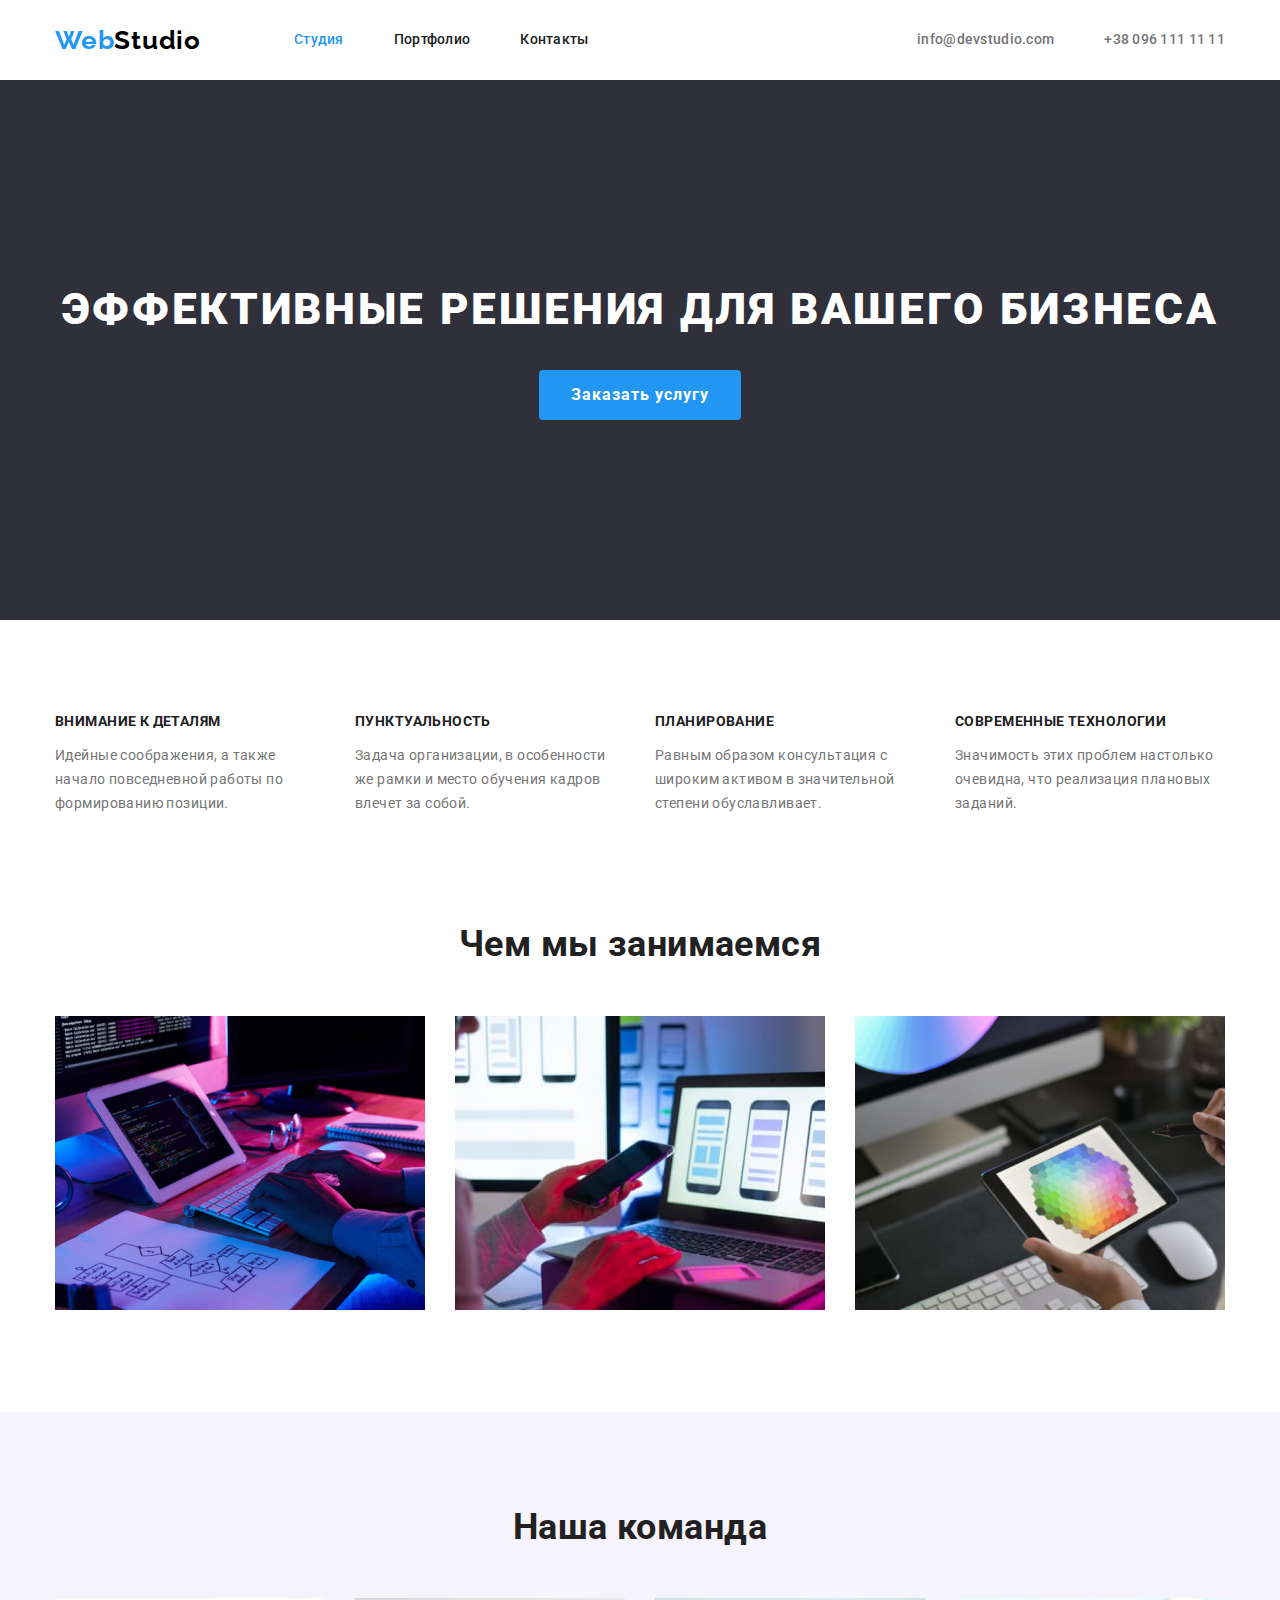
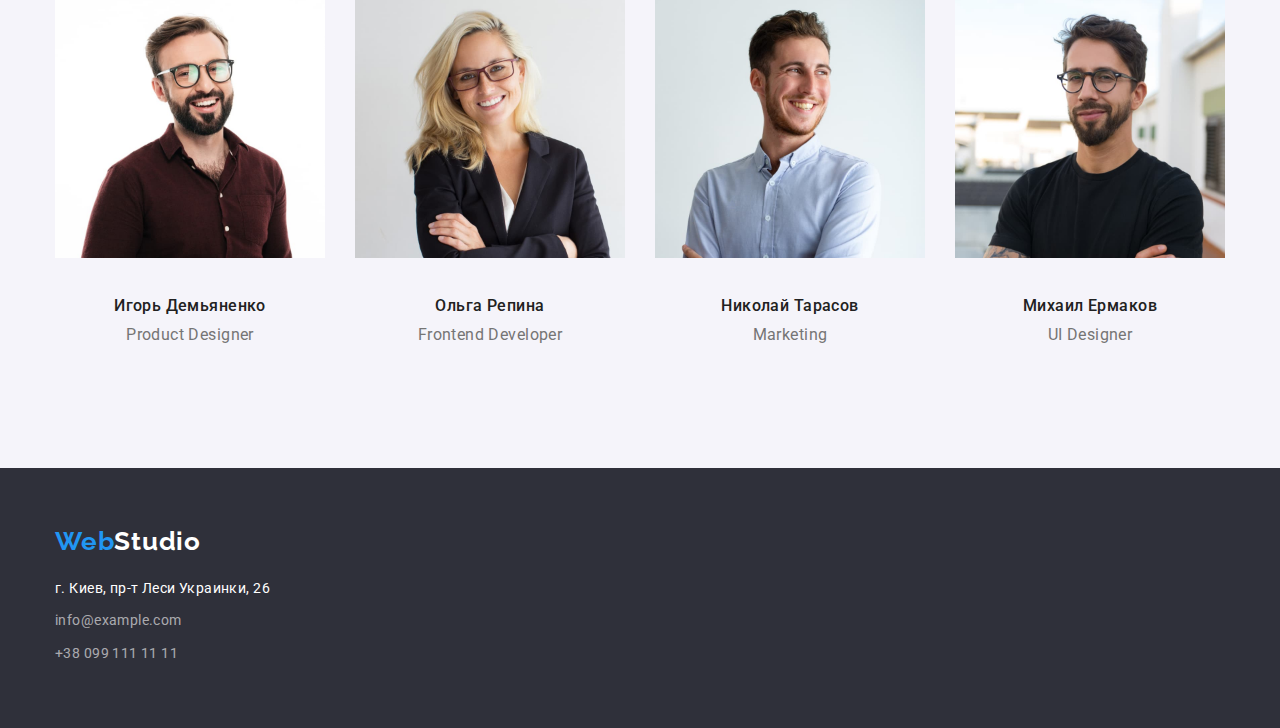
<file: index.html>
<!DOCTYPE html>
<html lang="ru">

<head>
    <meta charset="UTF-8">
    <meta name="viewport" content="width=device-width, initial-scale=1.0">
    <title>WebStudio</title>
    <link rel="stylesheet" href="https://cdnjs.cloudflare.com/ajax/libs/modern-normalize/1.0.0/modern-normalize.min.css"/>
    <link rel="stylesheet" href="./css/styles.css"/>
    <link rel="preconnect" href="https://fonts.gstatic.com"/>
    <link href="https://fonts.googleapis.com/css2?family=Raleway:wght@700&family=Roboto:wght@400;500;700;900&display=swap"
        rel="stylesheet"/>
</head>

<body>
    <header>
        <div class="container header-nav">
            <!--навигация-->
            <nav class="nav">
                <a class="logo" href="./index.html"><span class="logo-accent">Web</span>Studio</a>
                <ul class="list nav-list">
                    <li class="item"><a class="nav-link current" href="./index.html">Студия</a></li>
                    <li class="item"><a class="nav-link" href="./portfolio.html">Портфолио</a></li>
                    <li class="item"><a class="nav-link" href="">Контакты</a></li>
                </ul>
            </nav>
            
            <ul class="list header-contact">
                <li class="item"><a class="header-link" href="mailto:info@devstudio.com">info@devstudio.com</a></li>
                <li class="item"><a class="header-link" href="tel:+380961111111">+38 096 111 11 11</a></li>
            </ul>
        </div>
    </header>

    <main>
        <!--не забудь вставить фон фото-->
        <section class="hero">
            <h1 class="hero-title">Эффективные решения для вашего бизнеса</h1>
            <button class="hero-button" type="button">Заказать услугу</button>
        </section>

        <!--секция наши особенности-->
        <section class="features">
            <div class="container">
                <h2 class="visually-hidden">Наши особенности</h2>
                <ul class="list features-list">
                    <li class="item">
                        <h3 class="subtitle titlecolor">Внимание к деталям</h3>
                        <p>Идейные соображения, а также начало повседневной работы по формированию позиции.</p>
                    </li>
                
                    <li class="item">
                        <h3 class="subtitle titlecolor">Пунктуальность</h3>
                        <p>Задача организации, в особенности же рамки и место обучения кадров влечет за собой.</p>
                    </li>
                
                    <li class="item">
                        <h3 class="subtitle titlecolor">Планирование</h3>
                        <p>Равным образом консультация с широким активом в значительной степени обуславливает.</p>
                    </li>
                
                    <li class="item">
                        <h3 class="subtitle titlecolor">Современные технологии</h3>
                        <p>Значимость этих проблем настолько очевидна, что реализация плановых заданий.</p>
                    </li>
                </ul>
            </div>
        </section>

        <!--секция Чем мы занимаемся-->
        <section class="services">
            <div class="container">
                <h2 class="section-title titlecolor">Чем мы занимаемся</h2>
                <ul class="list services-list">
                    <li class="item">
                        <a href="">
                            <img src="./images/box-1.png"
                                 alt="На мониторе исходный код программы, которую набирает на клавиатуре програмист. На столе возле клавиатуры лист бумаги с алгоритмом"
                                 width="370" height="294"/>
                        </a>
                    </li>
                
                    <li class="item">
                        <a href="">
                            <img src="./images/box-2.png"
                                 alt="Смартфон в руке человека, который сидит перед ноутбуком. На экране ноутбука три смартфона. "
                                 width="370" height="294"/>
                        </a>
                    </li>
                
                    <li class="item">
                        <a href="">
                            <img src="./images/box-3.png" alt="В руке человека планшет, на экране которого изображена цветовая плитра"
                                 width="370" height="294"/>
                        </a>
                    </li>
                </ul>
            </div>
        </section>

        <!--секция Наша команда-->
        <section class="section">
            <div class="container">
                <h2 class="section-title titlecolor">Наша команда</h2>
                <ul class="list team">
                    <li class="item">
                        <img class="team-photo" src="./images/foto-igor-demyanenko.jpg" alt="портрет Игоря Демьяненко" width="270"/>
                        <h3 class="section-subtitle titlecolor section-text">Игорь Демьяненко</h3>
                        <p class="section-text text">Product Designer</p>
                    </li>
                    <li class="item">
                        <img class="team-photo" src="./images/foto-olga-repina.jpg" alt="портрет Ольги Репиной" width="270"/>
                        <h3 class="section-subtitle titlecolor section-text">Ольга Репина</h3>
                        <p class="section-text text">Frontend Developer</p>
                    </li>
                    <li class="item">
                        <img class="team-photo" src="./images/foto-nikolay-tarasov.jpg" alt="портрет Николая Тарасова" width="270"/>
                        <h3 class="section-subtitle titlecolor section-text">Николай Тарасов</h3>
                        <p class="section-text text">Marketing</p>
                    </li>
                    <li class="item">
                        <img class="team-photo" src="./images/foto-mikhail-yermakov.jpg" alt="портрет Михаила Ермакова" width="270"/>
                        <h3 class="section-subtitle titlecolor section-text">Михаил Ермаков</h3>
                        <p class="section-text text">UI Designer</p>
                    </li>
                </ul>
            </div>
        </section>
    </main>

    <footer class="footer">
        <div class="container">
            <a class="logo" href="./index.html"><span class="logo-accent">Web</span>Studio</a>
            <p class="postaddress">г. Киев, пр-т Леси Украинки, 26</p>
            <a class="footer-link link" href="mailto:info@example.com">info@example.com</a>
            <a class="footer-link" href="tel:380991111111">+38 099 111 11 11</a>
        </div>
    </footer>
</body>

</html>
</file>
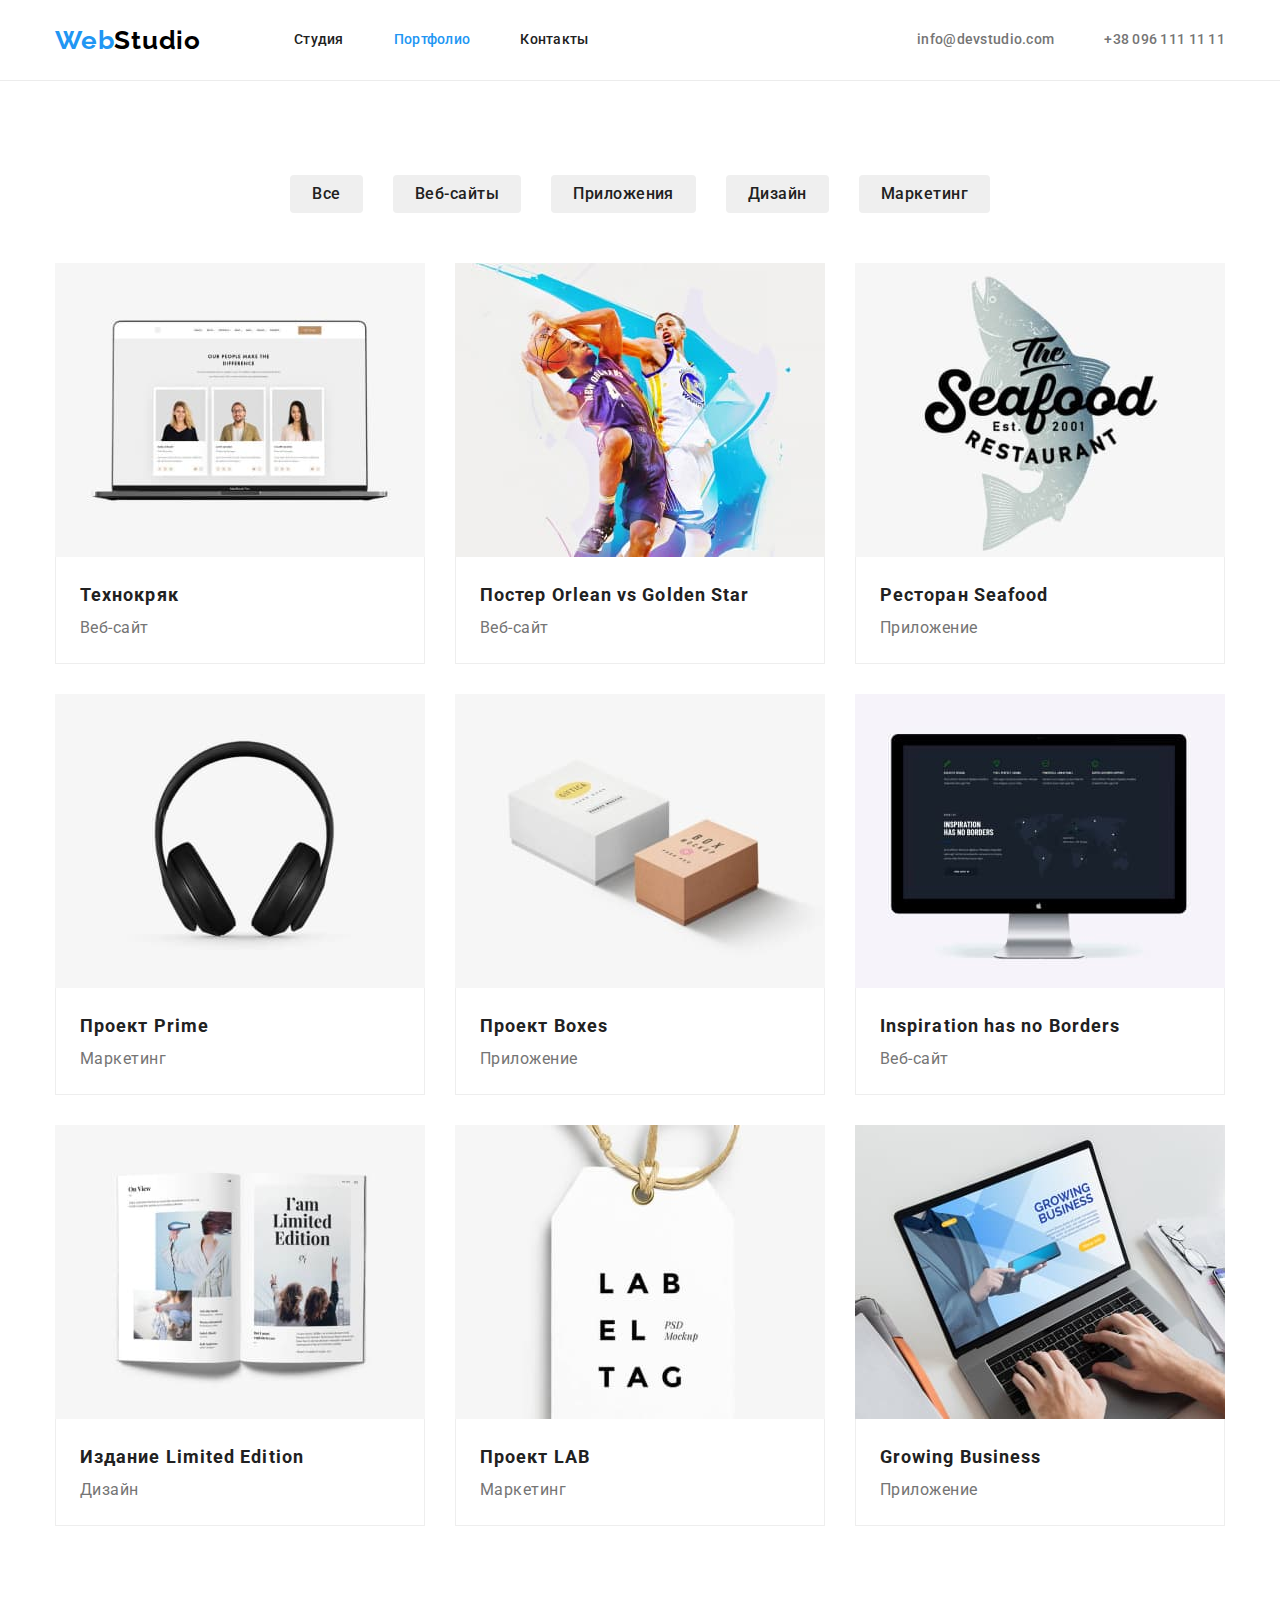
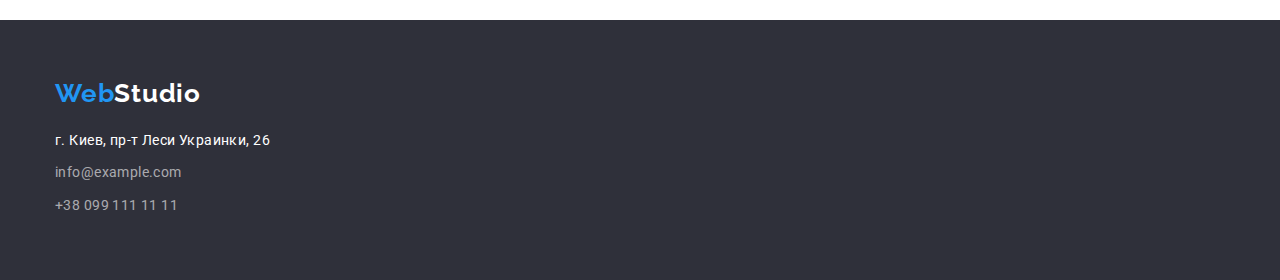
<file: portfolio.html>
<!DOCTYPE html>
<html lang="ru">

<head>
    <meta charset="UTF-8">
    <meta name="viewport" content="width=device-width, initial-scale=1.0">
    <title>Наше портфолио</title>
    <link rel="stylesheet"
        href="https://cdnjs.cloudflare.com/ajax/libs/modern-normalize/1.0.0/modern-normalize.min.css" />
    <link rel="preconnect" href="https://fonts.gstatic.com" />
    <link
        href="https://fonts.googleapis.com/css2?family=Raleway:wght@700&family=Roboto:wght@400;500;700;900&display=swap"
        rel="stylesheet" />
    <link rel="stylesheet" href="./css/styles.css" />
</head>

<body>
    <!--верхнее меню-->
    <header class="header">
        <div class="container header-nav">
            <!--навигация-->
            <nav class="nav">
                <a class="logo" href="./index.html"><span class="logo-accent">Web</span>Studio</a>
                <ul class="list nav-list">
                    <li class="item"><a class="nav-link" href="./index.html">Студия</a></li>
                    <li class="item"><a class="nav-link current" href="./portfolio.html">Портфолио</a></li>
                    <li class="item"><a class="nav-link" href="">Контакты</a></li>
                </ul>
            </nav>

            <ul class="list header-contact">
                <li class="item"><a class="header-link" href="mailto:info@devstudio.com">info@devstudio.com</a></li>
                <li class="item"><a class="header-link" href="tel:+380961111111">+38 096 111 11 11</a></li>
            </ul>
        </div>
    </header>

    <main class="portfolio">
        <!--секция Примеры наших работ-->
        <section class="section-portfolio">
            <div class="container">
                <h1 class="visually-hidden">Примеры наших проектов</h1>
                <ul class="list list-button">
                    <li class="item"><button class="portfolio-button" type="button">Все</button></li>
                    <li class="item"><button class="portfolio-button" type="button">Веб-сайты</button></li>
                    <li class="item"><button class="portfolio-button" type="button">Приложения</button></li>
                    <li class="item"><button class="portfolio-button" type="button">Дизайн</button></li>
                    <li class="item"><button class="portfolio-button" type="button">Маркетинг</button></li>
                </ul>

                <ul class="list list-img">
                    <li class="item">
                        <a href="#">
                            <img class="img" src="./images/foto-technocryk.jpg" alt="Ноутбук с изображением веб-сайта на экране" />
                            <div class="list-container">
                                <h2 class="title">Технокряк</h2>
                                <p class="text">Веб-сайт</p>
                            </div>
                        </a>
                    </li>

                    <li class="item">
                        <a href="#">
                            <img class="img" src="./images/foto-poster-neworlean.jpg" alt="Два баскетболиста в прыжке, один из которых держит мяч в руках" width="370" height="294" />
                            <div class="list-container">
                                <h2 class="title">Постер <span lang="en">Orlean vs Golden Star</span></h2>
                                <p class="text">Веб-сайт</p>
                            </div>
                        </a>
                    </li>

                    <li class="item">
                        <a href="#">
                            <img class="img" src="./images/foto-restaurant-sea-food.jpg" alt="Название ресторана с изображением рыбы на заднем плане" width="370" height="294" />
                            <div class="list-container">
                                <h2 class="title">Ресторан <span lang="en">Seafood</span></h2>
                                <p class="text">Приложение</p>
                            </div>
                        </a>
                    </li>

                    <li class="item">
                        <a href="#">
                            <img class="img" src="./images/foto-project-prime.jpg" alt="Наушники на светло-сером фоне" width="370" height="294" />
                            <div class="list-container">
                                <h2 class="title">Проект <span lang="en">Prime</span></h2>
                                <p class="text">Маркетинг</p>
                            </div>
                        </a>
                    </li>

                    <li class="item">
                        <a href="#">
                            <img class="img" src="./images/foto-project-boxes.jpg" alt="Две коробочки" width="370" height="294" />
                            <div class="list-container">
                                <h2 class="title">Проект <span lang="en">Boxes</span></h2>
                                <p class="text">Приложение</p>
                            </div>
                        </a>
                    </li>

                    <li class="item">
                        <a href="#">
                            <img class="img" src="./images/foto-inspiration-has-no-borders.jpg" alt="Монитор с изображением веб-сайта" width="370" height="294" />
                            <div class="list-container">
                                <h2 class="title" lang="en">Inspiration has no Borders</h2>
                                <p class="text">Веб-сайт</p>
                            </div>
                        </a>
                    </li>

                    <li class="item">
                        <a href="#">
                            <img class="img" src="./images/foto-limited-edition.jpg" alt="Развернутый журнал" width="370" height="294" />
                            <div class="list-container">
                                <h2 class="title">Издание <span lang="en">Limited Edition</span></h2>
                                <p class="text">Дизайн</p>
                            </div>
                        </a>
                    </li>

                    <li class="item">
                        <a href="#">
                            <img class="img" src="./images/foto-project-lab.jpg" alt="Белый ярлык с надписью LAB EL TAG" width="370" height="294" />
                            <div class="list-container">
                                <h2 class="title">Проект <span lang="en">LAB</span></h2>
                                <p class="text">Маркетинг</p>
                            </div>
                        </a>
                    </li>

                    <li class="item">
                        <a href="#">
                            <img class="img" src="./images/foto-growing-business.jpg" alt="Руки на клавиатуре ноутбука, на экране изображение приложения" width="370" height="294" />
                            <div class="list-container">
                                <h2 class="title" lang="en">Growing Business</h2>
                                <p class="text">Приложение</p>
                            </div>
                        </a>
                    </li>
                </ul>
            </div>
        </section>
    </main>

    <footer class="footer">
        <div class="container">
            <a class="logo" href="./index.html"><span class="logo-accent">Web</span>Studio</a>
            <p class="postaddress">г. Киев, пр-т Леси Украинки, 26</p>
            <a class="footer-link link" href="mailto:info@example.com">info@example.com</a>
            <a class="footer-link" href="tel:380991111111">+38 099 111 11 11</a>
        </div>
    </footer>
</body>

</html>
</file>
<file: css/styles.css>
:root {
  --main-background-color: #ffffff;
  --second-background-color: #2f303a;
  --additional-background-color: #f5f4fa;

  --main-txt-color: #757575;
  --second-txt-color: #212121;
  --hero-text-color: #ffffff;

  --accent: #2196f3;
}

body {
  background-color: var(--main-background-color);
  color: var(--main-txt-color);

  font-family: Roboto, sans-serif;
  font-weight: 400;
  font-size: 14px;
  line-height: 1.71;
  letter-spacing: 0.03em;
}

a {
  text-decoration: none;
}

.list {
  padding: 0px;
  margin: 0px;
  list-style: none;
}

h1,
h2,
h3,
h4 {
  margin-top: 0px;
  margin-bottom: 0px;
}

.container {
  width: 1200px;
  padding-left: 15px;
  padding-right: 15px;
  margin-left: auto;
  margin-right: auto;
}

/* header */
.header-nav {
  display: flex;
}

.nav {
  display: flex;
  align-items: center;
}

.nav-list {
  display: flex;
}

.nav-list > .item:not(:last-child) {
  margin-right: 50px;
}

.header-contact {
  display: flex;
  margin-left: auto;
}

.header-contact > .item:not(:last-child) {
  margin-right: 50px;
}

/* логотип header и footer*/
.nav > .logo {
  margin-right: 93px;
  color: #000000;
}

.footer .logo {
  display: block;
  margin-bottom: 20px;

  color: #ffffff;
}

.postaddress {
  display: block;
  margin-bottom: 9px;
}

.logo-accent {
  color: var(--accent);
}

.logo {
  font-family: Raleway, sans-serif;
  font-weight: 700;
  font-size: 26px;
  line-height: 1.19;
  letter-spacing: 0.03em;
}

/* линки в header*/
.nav-link {
  display: block;
  padding-top: 32px;
  padding-bottom: 32px;

  color: var(--second-txt-color);
}

.header-link {
  display: block;
  padding-top: 32px;
  padding-bottom: 32px;

  color: inherit;
}

.nav-link,
.header-link {
  font-weight: 500;
  font-size: 14px;
  line-height: 1.14;
  letter-spacing: 0.02em;
}

.nav-link:hover,
.nav-link:focus,
.header-link:hover,
.header-link:focus,
.footer-link:hover,
.footer-link:focus {
  color: var(--accent);
}

.current {
  color: var(--accent);
}

/* секция hero */
.hero {
  /* padding-left: 452px;
  padding-right: 452px; */
  padding-top: 200px;
  padding-bottom: 200px;

  background-color: var(--second-background-color);
  text-align: center;
}

.hero-title {
  margin-bottom: 30px;

  color: var(--hero-text-color);

  font-weight: 900;
  font-size: 44px;
  line-height: 1.36;
  text-align: center;
  letter-spacing: 0.06em;
  text-transform: uppercase;
}

.hero-button {
  min-width: 200px;
  padding-top: 10px;
  padding-right: 32px;
  padding-bottom: 10px;
  padding-left: 32px;
  border: none;
  border-radius: 4px;

  background-color: var(--accent);
  color: var(--hero-text-color);

  font-weight: 700;
  font-size: 16px;
  line-height: 1.87;
  letter-spacing: 0.06em;
}

.hero-button:hover,
.hero-button:focus {
  cursor: pointer;
  background-color: var(--hero-text-color);
  color: var(--accent);
}

/* секция особенности */
.features {
  padding-top: 94px;
  padding-bottom: 94px;
}

.visually-hidden {
  position: absolute;
  clip: rect(0 0 0 0);
  width: 1px;
  height: 1px;
  margin: -1px;
}

.features-list {
  display: flex;
  flex-wrap: wrap;
}

.features-list .item {
  width: calc((100% - 90px) / 4);
}

.features-list .item:not(:nth-child(4n)) {
  margin-right: 30px;
}

/*секция Чем мы занимаемся */
.services {
  padding-bottom: 94px;
}

.services h2 {
  margin-bottom: 50px;
}
.services-list {
  display: flex;
  flex-wrap: wrap;
}

.services-list .item {
  width: calc((100% - 2 * 30px) / 3);
}

.services-list .item:not(:nth-child(3n)) {
  margin-right: 30px;
}

.titlecolor {
  color: var(--second-txt-color);
}
.subtitle {
  font-weight: 700;
  font-size: 14px;
  line-height: 1.14;
  text-transform: uppercase;
}

/* секия наша команда */
.section {
  padding-top: 94px;
  padding-bottom: 94px;

  background-color: var(--additional-background-color);
}

.team {
  display: flex;
  flex-wrap: wrap;
}

.team .item {
  width: calc((100% - 3 * 30px) / 4);
}

.team .item:not(:nth-child(4n)) {
  margin-right: 30px;
}

.team-photo {
  margin-bottom: 30px;
}

.section-title {
  margin-bottom: 50px;

  font-weight: 700;
  font-size: 36px;
  line-height: 1.17;
  text-align: center;
}

.section-subtitle {
  font-weight: 500;
}

.team .text {
  margin-top: 10px;
  margin-bottom: 30px;
}
.section-text {
  font-size: 16px;
  line-height: 1.19;
  text-align: center;
}

/* секция footer */
.footer {
  padding-top: 58px;
  padding-bottom: 62px;

  background-color: var(--second-background-color);
}
.footer .logo,
.postaddress {
  color: var(--hero-text-color);
}

.footer-link {
  color: rgba(255, 255, 255, 0.6);
}

.footer .link {
  display: block;
  margin-bottom: 9px;
}

/* страница портфолио */
.portfolio {
  font-family: Roboto, sans-serif;
  font-style: normal;
  font-weight: 700;
  font-size: 18px;
  line-height: 2;
  letter-spacing: 0.06em;
}

.header {
  border-bottom: 1px solid rgba(236, 236, 236, 1);
}

.section-portfolio {
  padding-top: 94px;
  padding-bottom: 94px;
}

/* лист кнопок */
.list-button {
  display: flex;
  justify-content: center;
  margin-bottom: 50px;
}

.list-button .item:not(:last-child) {
  margin-right: 30px;
}
.portfolio-button {
  min-width: 73px;
  padding-top: 6px;
  padding-right: 22px;
  padding-bottom: 6px;
  padding-left: 22px;
  border-radius: 4px;
  border: 0px;

  color: var(--second-txt-color);

  font-family: inherit;
  font-style: inherit;
  font-weight: 500;
  font-size: 16px;
  line-height: 1.62;
  text-align: center;
  letter-spacing: 0.03em;
}

.portfolio-button:hover,
.portfolio-button:focus {
  cursor: pointer;
  background-color: var(--accent);
  color: var(--hero-text-color);
}

/* сетка */
.img {
  display: block;
  max-width: 100%;
  height: auto;
}

.list-img {
  display: flex;
  flex-wrap: wrap;
  margin-top: -15px;
  margin-right: -15px;
  margin-bottom: -15px;
  margin-left: -15px;
}

.list-img .item {
  width: 370px;
  margin-top: 15px;
  margin-right: 15px;
  margin-bottom: 15px;
  margin-left: 15px;
}

.list-container {
  padding-top: 20px;
  padding-bottom: 20px;
  padding-right: 24px;
  padding-left: 24px;

  border-right: 1px solid #eeeeee;
  border-bottom: 1px solid #eeeeee;
  border-left: 1px solid #eeeeee;
}

.list-img .title {
  color: var(--second-txt-color);

  font-weight: 700;
  font-size: 18px;
  line-height: 36px2;
  letter-spacing: 0.06em;
}

.list-img .text {
  margin-top: 0px;
  margin-bottom: 0px;

  color: var(--main-txt-color);

  font-weight: 400;
  font-size: 16px;
  line-height: 1.87;
  letter-spacing: 0.03em;
}

.list-img .title:hover,
.list-img .title:focus,
.list-img .text:hover,
.list-img .text:focus {
  color: var(--accent);
}
</file>
